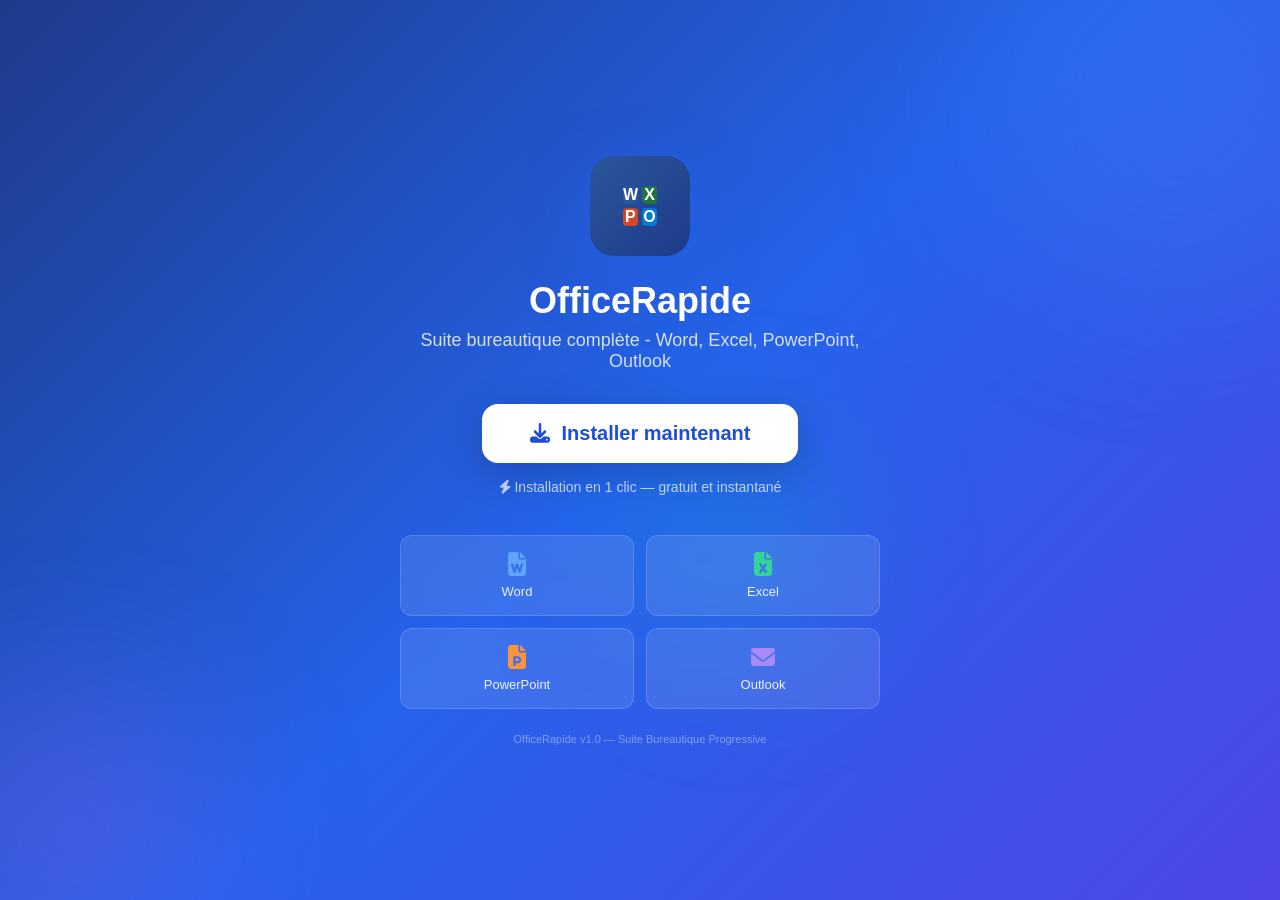
<file: public/install.html>
<!DOCTYPE html>
<html lang="fr">
<head>
  <meta charset="UTF-8">
  <meta name="viewport" content="width=device-width, initial-scale=1.0">
  <title>Installer OfficeRapide — Suite Bureautique Complète</title>
  <meta name="description" content="Installez OfficeRapide sur votre ordinateur - Word, Excel, PowerPoint, Outlook">
  <meta name="theme-color" content="#2b579a">
  <link rel="manifest" href="/manifest.json">
  <link rel="icon" type="image/svg+xml" href="/icon.svg">
  <link rel="apple-touch-icon" href="/icon.svg">
  <link rel="stylesheet" href="https://cdnjs.cloudflare.com/ajax/libs/font-awesome/6.4.0/css/all.min.css">
  <style>
    * { margin: 0; padding: 0; box-sizing: border-box; }
    body {
      font-family: 'Segoe UI', Tahoma, Geneva, Verdana, sans-serif;
      min-height: 100vh;
      background: linear-gradient(135deg, #1e3a8a 0%, #2563eb 50%, #4f46e5 100%);
      display: flex;
      align-items: center;
      justify-content: center;
      padding: 20px;
      color: white;
      overflow: hidden;
    }

    .bg-orbs {
      position: fixed;
      inset: 0;
      pointer-events: none;
      z-index: 0;
    }
    .bg-orbs div {
      position: absolute;
      border-radius: 50%;
      filter: blur(80px);
      opacity: 0.3;
    }
    .bg-orbs .orb1 { width: 400px; height: 400px; background: #3b82f6; top: -100px; right: -100px; animation: float1 8s ease-in-out infinite; }
    .bg-orbs .orb2 { width: 300px; height: 300px; background: #8b5cf6; bottom: -80px; left: -80px; animation: float2 10s ease-in-out infinite; }
    .bg-orbs .orb3 { width: 200px; height: 200px; background: #06b6d4; top: 50%; left: 50%; animation: float3 6s ease-in-out infinite; }

    @keyframes float1 { 0%, 100% { transform: translate(0, 0); } 50% { transform: translate(-30px, 30px); } }
    @keyframes float2 { 0%, 100% { transform: translate(0, 0); } 50% { transform: translate(30px, -20px); } }
    @keyframes float3 { 0%, 100% { transform: translate(-50%, -50%) scale(1); } 50% { transform: translate(-50%, -50%) scale(1.2); } }

    .container {
      position: relative;
      z-index: 1;
      max-width: 480px;
      width: 100%;
      text-align: center;
    }

    .app-icon {
      width: 100px;
      height: 100px;
      margin: 0 auto 24px;
      background: linear-gradient(135deg, #3b82f6, #1d4ed8);
      border-radius: 24px;
      display: flex;
      align-items: center;
      justify-content: center;
      font-size: 52px;
      font-weight: 800;
      box-shadow: 0 20px 60px rgba(37, 99, 235, 0.5);
      animation: bounceIn 0.8s ease-out, pulse 2s ease-in-out infinite 1s;
    }

    @keyframes bounceIn {
      0% { transform: scale(0) rotate(-10deg); opacity: 0; }
      50% { transform: scale(1.1) rotate(2deg); }
      100% { transform: scale(1) rotate(0); opacity: 1; }
    }
    @keyframes pulse {
      0%, 100% { box-shadow: 0 20px 60px rgba(37, 99, 235, 0.5); }
      50% { box-shadow: 0 20px 80px rgba(37, 99, 235, 0.8), 0 0 0 12px rgba(37, 99, 235, 0.1); }
    }

    h1 {
      font-size: 36px;
      font-weight: 800;
      margin-bottom: 8px;
      animation: fadeUp 0.6s ease-out 0.2s both;
    }
    .subtitle {
      font-size: 18px;
      color: rgba(255,255,255,0.8);
      margin-bottom: 32px;
      animation: fadeUp 0.6s ease-out 0.3s both;
    }

    @keyframes fadeUp {
      from { transform: translateY(20px); opacity: 0; }
      to { transform: translateY(0); opacity: 1; }
    }

    .install-btn {
      display: inline-flex;
      align-items: center;
      gap: 12px;
      background: white;
      color: #1d4ed8;
      padding: 18px 48px;
      border-radius: 16px;
      font-size: 20px;
      font-weight: 700;
      border: none;
      cursor: pointer;
      transition: all 0.3s ease;
      box-shadow: 0 10px 40px rgba(0,0,0,0.2);
      animation: fadeUp 0.6s ease-out 0.4s both, glow 2s ease-in-out infinite 1.5s;
      position: relative;
      overflow: hidden;
    }
    .install-btn::before {
      content: '';
      position: absolute;
      top: -50%;
      left: -50%;
      width: 200%;
      height: 200%;
      background: linear-gradient(45deg, transparent, rgba(255,255,255,0.3), transparent);
      transform: rotate(45deg) translateX(-100%);
      animation: shine 3s ease-in-out infinite;
    }
    @keyframes shine {
      0%, 100% { transform: rotate(45deg) translateX(-100%); }
      50% { transform: rotate(45deg) translateX(100%); }
    }
    @keyframes glow {
      0%, 100% { box-shadow: 0 10px 40px rgba(0,0,0,0.2); }
      50% { box-shadow: 0 10px 60px rgba(255,255,255,0.3), 0 0 0 4px rgba(255,255,255,0.1); }
    }
    .install-btn:hover {
      transform: scale(1.05) translateY(-2px);
      box-shadow: 0 15px 50px rgba(0,0,0,0.3);
    }
    .install-btn:active {
      transform: scale(0.98);
    }
    .install-btn.installing {
      background: #10b981;
      color: white;
      pointer-events: none;
    }
    .install-btn.installed {
      background: #10b981;
      color: white;
      pointer-events: none;
    }

    .status {
      margin-top: 16px;
      font-size: 14px;
      color: rgba(255,255,255,0.7);
      animation: fadeUp 0.6s ease-out 0.5s both;
    }
    .status.success { color: #6ee7b7; font-weight: 600; }

    .features {
      display: grid;
      grid-template-columns: repeat(2, 1fr);
      gap: 12px;
      margin-top: 40px;
      animation: fadeUp 0.6s ease-out 0.6s both;
    }
    .feature {
      background: rgba(255,255,255,0.1);
      backdrop-filter: blur(10px);
      border: 1px solid rgba(255,255,255,0.15);
      border-radius: 12px;
      padding: 16px;
      text-align: center;
    }
    .feature i { font-size: 24px; margin-bottom: 8px; display: block; }
    .feature p { font-size: 13px; opacity: 0.9; }

    .manual {
      margin-top: 32px;
      background: rgba(255,255,255,0.08);
      border-radius: 16px;
      padding: 20px;
      text-align: left;
      animation: fadeUp 0.6s ease-out 0.7s both;
    }
    .manual h3 { text-align: center; margin-bottom: 16px; font-size: 15px; opacity: 0.9; }
    .manual-item {
      display: flex;
      align-items: center;
      gap: 12px;
      padding: 8px 0;
    }
    .manual-item .icon-box {
      width: 36px;
      height: 36px;
      background: rgba(255,255,255,0.1);
      border-radius: 8px;
      display: flex;
      align-items: center;
      justify-content: center;
      flex-shrink: 0;
    }
    .manual-item .text { font-size: 13px; }
    .manual-item .text strong { display: block; margin-bottom: 2px; }
    .manual-item .text span { opacity: 0.7; font-size: 12px; }

    .footer {
      margin-top: 24px;
      font-size: 11px;
      opacity: 0.4;
    }

    /* Loading spinner */
    .spinner {
      width: 20px;
      height: 20px;
      border: 3px solid rgba(255,255,255,0.3);
      border-top-color: white;
      border-radius: 50%;
      animation: spin 0.8s linear infinite;
      display: none;
    }
    .install-btn.installing .spinner { display: block; }
    .install-btn.installing .btn-text { display: none; }
    .install-btn.installing .btn-installing { display: inline; }
    .btn-installing { display: none; }
    @keyframes spin { to { transform: rotate(360deg); } }

    /* Iframe warning */
    .iframe-warning {
      background: rgba(251, 191, 36, 0.2);
      border: 1px solid rgba(251, 191, 36, 0.3);
      border-radius: 12px;
      padding: 16px;
      margin-top: 24px;
      animation: fadeUp 0.6s ease-out 0.8s both;
    }
    .iframe-warning p {
      font-size: 14px;
      color: rgba(255,255,255,0.9);
    }
    .iframe-warning a {
      display: inline-block;
      margin-top: 12px;
      background: white;
      color: #1d4ed8;
      padding: 10px 24px;
      border-radius: 8px;
      font-weight: 600;
      text-decoration: none;
      transition: all 0.2s;
    }
    .iframe-warning a:hover {
      transform: scale(1.05);
      box-shadow: 0 4px 12px rgba(0,0,0,0.2);
    }
  </style>
</head>
<body>
  <div class="bg-orbs">
    <div class="orb1"></div>
    <div class="orb2"></div>
    <div class="orb3"></div>
  </div>

  <div class="container">
    <div class="app-icon" style="background: linear-gradient(135deg, #2b579a, #1e3a8a);">
      <div style="display: grid; grid-template-columns: 1fr 1fr; gap: 4px; padding: 8px;">
        <div style="background: #2b579a; border-radius: 4px; display: flex; align-items: center; justify-content: center; font-size: 16px; font-weight: bold;">W</div>
        <div style="background: #217346; border-radius: 4px; display: flex; align-items: center; justify-content: center; font-size: 16px; font-weight: bold;">X</div>
        <div style="background: #d24726; border-radius: 4px; display: flex; align-items: center; justify-content: center; font-size: 16px; font-weight: bold;">P</div>
        <div style="background: #0078d4; border-radius: 4px; display: flex; align-items: center; justify-content: center; font-size: 16px; font-weight: bold;">O</div>
      </div>
    </div>
    <h1>OfficeRapide</h1>
    <p class="subtitle">Suite bureautique complète - Word, Excel, PowerPoint, Outlook</p>

    <button class="install-btn" id="installBtn" onclick="triggerInstall()">
      <i class="fas fa-download"></i>
      <span class="btn-text">Installer maintenant</span>
      <span class="btn-installing">Installation en cours...</span>
      <div class="spinner"></div>
    </button>

    <p class="status" id="statusText">
      <i class="fas fa-bolt"></i> Installation en 1 clic — gratuit et instantané
    </p>

    <div class="features">
      <div class="feature">
        <i class="fas fa-file-word" style="color: #60a5fa;"></i>
        <p>Word</p>
      </div>
      <div class="feature">
        <i class="fas fa-file-excel" style="color: #34d399;"></i>
        <p>Excel</p>
      </div>
      <div class="feature">
        <i class="fas fa-file-powerpoint" style="color: #fb923c;"></i>
        <p>PowerPoint</p>
      </div>
      <div class="feature">
        <i class="fas fa-envelope" style="color: #a78bfa;"></i>
        <p>Outlook</p>
      </div>
    </div>

    <div class="manual" id="manualSection" style="display: none;">
      <h3><i class="fas fa-mouse-pointer"></i> Installation manuelle</h3>
      <div class="manual-item">
        <div class="icon-box"><i class="fab fa-chrome"></i></div>
        <div class="text">
          <strong>Chrome</strong>
          <span>Cliquez sur l'icône ⊕ dans la barre d'adresse</span>
        </div>
      </div>
      <div class="manual-item">
        <div class="icon-box"><i class="fab fa-edge"></i></div>
        <div class="text">
          <strong>Edge</strong>
          <span>Menu (...) → Applications → Installer</span>
        </div>
      </div>
      <div class="manual-item">
        <div class="icon-box"><i class="fab fa-safari"></i></div>
        <div class="text">
          <strong>Safari (Mac)</strong>
          <span>Fichier → Ajouter au Dock</span>
        </div>
      </div>
    </div>

    <!-- Iframe warning -->
    <div class="iframe-warning" id="iframeWarning" style="display: none;">
      <p><i class="fas fa-info-circle"></i> Vous êtes dans un aperçu. Pour installer l'application, ouvrez-la dans une nouvelle fenêtre :</p>
      <a href="#" id="openInNewWindow" target="_blank">
        <i class="fas fa-external-link-alt"></i> Ouvrir dans une nouvelle fenêtre
      </a>
    </div>

    <p class="footer">OfficeRapide v1.0 — Suite Bureautique Progressive</p>
  </div>

  <script>
    let deferredPrompt = null;
    const installBtn = document.getElementById('installBtn');
    const statusText = document.getElementById('statusText');
    const manualSection = document.getElementById('manualSection');
    const iframeWarning = document.getElementById('iframeWarning');
    const openInNewWindow = document.getElementById('openInNewWindow');

    // Check if in iframe
    const isInIframe = window.self !== window.top;
    
    if (isInIframe) {
      // Show iframe warning and set link
      iframeWarning.style.display = 'block';
      openInNewWindow.href = window.location.href;
      installBtn.style.display = 'none';
      statusText.innerHTML = '<i class="fas fa-info-circle"></i> Ouvrez dans une nouvelle fenêtre pour installer';
    }

    // Capture the install prompt event
    window.addEventListener('beforeinstallprompt', (e) => {
      e.preventDefault();
      deferredPrompt = e;
      statusText.innerHTML = '<i class="fas fa-check-circle" style="color: #6ee7b7;"></i> Prêt à installer — Cliquez sur le bouton !';
      statusText.className = 'status success';
      
      // AUTO-TRIGGER: Show install dialog automatically after 500ms (sauf dans iframe)
      if (!isInIframe) {
        setTimeout(() => {
          if (deferredPrompt) {
            deferredPrompt.prompt();
            deferredPrompt.userChoice.then((result) => {
              if (result.outcome === 'accepted') {
                onInstalled();
              }
              deferredPrompt = null;
            });
          }
        }, 500);
      }
    });

    // Check if already installed (sauf dans iframe)
    if (!isInIframe && (window.matchMedia('(display-mode: standalone)').matches || window.navigator.standalone)) {
      onInstalled();
    }

    window.addEventListener('appinstalled', () => {
      onInstalled();
    });

    function triggerInstall() {
      if (deferredPrompt) {
        installBtn.classList.add('installing');
        deferredPrompt.prompt();
        deferredPrompt.userChoice.then((result) => {
          if (result.outcome === 'accepted') {
            onInstalled();
          } else {
            installBtn.classList.remove('installing');
            statusText.innerHTML = '<i class="fas fa-redo"></i> Cliquez à nouveau pour installer';
          }
          deferredPrompt = null;
        });
      } else {
        // No prompt available - show manual instructions
        manualSection.style.display = 'block';
        statusText.innerHTML = '<i class="fas fa-hand-pointer"></i> Suivez les instructions ci-dessous';
      }
    }

    function onInstalled() {
      installBtn.classList.remove('installing');
      installBtn.classList.add('installed');
      installBtn.innerHTML = '<i class="fas fa-check-circle"></i> Installé avec succès !';
      statusText.innerHTML = '<i class="fas fa-rocket"></i> WordRapide est maintenant sur votre ordinateur !';
      statusText.className = 'status success';
      manualSection.style.display = 'none';
      iframeWarning.style.display = 'none';
    }

    // Fallback: if no beforeinstallprompt after 3s, show manual (sauf dans iframe)
    if (!isInIframe) {
      setTimeout(() => {
        if (!deferredPrompt && !window.matchMedia('(display-mode: standalone)').matches) {
          manualSection.style.display = 'block';
          statusText.innerHTML = '<i class="fas fa-info-circle"></i> Utilisez les instructions ci-dessous pour installer';
        }
      }, 3000);
    }
  </script>
</body>
</html>
</file>
